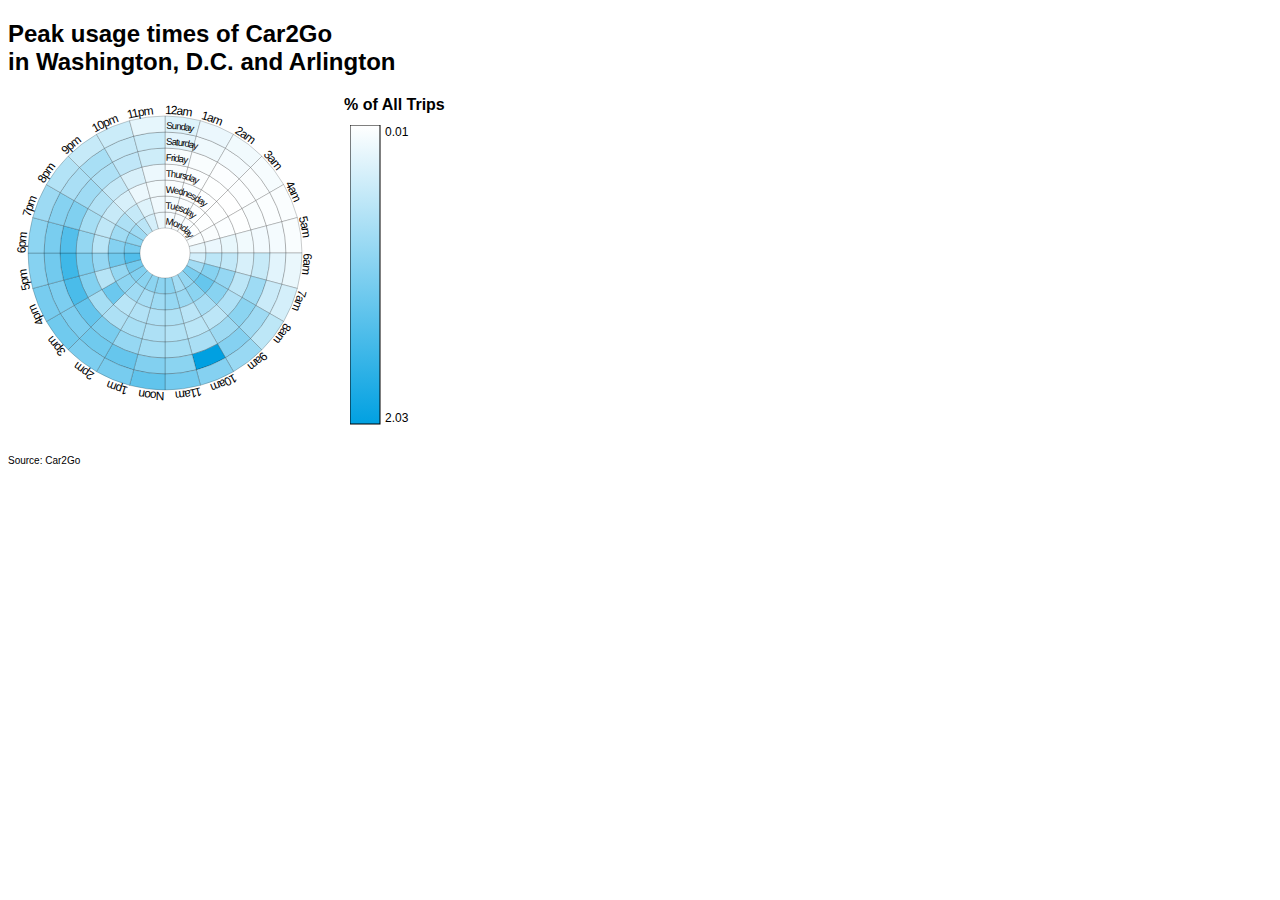
<file: Car2Go/Graphs/car2go_heatmap/index.html>
<!DOCTYPE html>
<html lang="en">
	<head>
		<meta charset="UTF-8">
		<title></title>
		<style>
			body {
				font-family: "ProximaNova", sans-serif;
			}
			.chart {
				float: left
					display: table-cell;
			}
			.chart path {
				stroke: #000;
				stroke-width: 0.2px;
			}
			.chart .labels {
				fill: #000;
				letter-spacing: -1px;
				font-size: 11px;
			}
			.chart .labels.segment {
				font-size: 12px;
			}
			.legendContainer {
				margin-left: 20px;
				padding-left: 20px;
				display: table-cell;
				vertical-align: middle;
			}
			.legendTitle {
				font-weight: bold;
				padding-bottom: 5px;
			}
			.legend svg {
				padding: 6px;
				font-size: 12px;
			}

			.legendContainer {
				height: 316;
			}
			.legend svg {
				width: 200px;
				height: 300px;
			}
			#chart svg {
				height: 316px;
				width: 316px;
			}

			#source {
				position: absolute;
				top: 455px;
				left: 8px;
				font-size: 10px;
			}

			#logo {
				position: absolute;
				top: 432px;
				left: 285px;
				font-size: 10px;
			}		

		</style>

	</head>
	<body>
		<h2>Peak usage times of Car2Go <br>in Washington, D.C. and Arlington</h2>
		<div style="display: table;">
			<div class="chart" id="chart"></div>
			<div class="legendContainer" id="legendContainer">
				<div class="legendTitle" id="legendTitle"></div>
				<div class="legend" id="legend"></div>
			</div>
			<div class="source" id="source">Source: Car2Go</div>		
		</div>
		<div class="info" id="info"></div>
		
		<script src="d3.min.js" type="text/JavaScript"></script>
		<script src="circularHeatChart.js" type="text/JavaScript"></script>
		<script>
			var segHeight=16;
			
			var segCnt=24;
			
			var bandCnt=9;
			
			var segLabels=["12am", "1am", "2am", "3am", "4am", "5am", "6am", "7am", "8am", "9am", "10am", "11am", "Noon", "1pm", "2pm", "3pm", "4pm", "5pm", "6pm", "7pm", "8pm", "9pm", "10pm", "11pm"];
			
			var bandLabels=["Monday", "Tuesday", "Wednesday", "Thursday", "Friday", "Saturday", "Sunday"];
			
			var innerRadius=25;
			
			var edata=[0.09,0.07,0.04,0.02,0.06,0.18,0.37,0.75,1.07,0.86,0.73,0.93,0.92,0.92,0.93,1.01,1.13,1.39,1.09,0.91,0.77,0.56,0.34,0.16,0.08,0.05,0.02,0.02,0.05,0.17,0.54,0.97,1.22,0.93,0.81,0.84,0.78,0.71,0.77,0.91,0.86,1.15,0.98,0.76,0.66,0.47,0.27,0.13,0.06,0.04,0.02,0.02,0.04,0.19,0.49,0.85,0.95,0.71,0.56,0.65,0.64,0.62,0.57,1.18,0.59,0.85,0.57,0.52,0.45,0.33,0.16,0.12,0.05,0.03,0.02,0.01,0.02,0.12,0.33,0.54,0.64,0.54,0.55,0.61,0.66,0.7,0.66,0.72,0.99,1.04,0.86,0.72,0.62,0.47,0.32,0.16,0.07,0.06,0.03,0.03,0.06,0.11,0.45,0.78,0.93,0.79,0.68,0.72,0.74,0.84,1.07,1.24,1.44,1.53,1.37,1.02,0.77,0.64,0.51,0.4,0.22,0.14,0.1,0.05,0.04,0.1,0.24,0.43,0.77,0.98,2.03,0.93,1,1.22,1.14,1.05,1.05,1.13,1.07,0.97,0.68,0.7,0.48,0.42,0.27,0.17,0.12,0.08,0.05,0.06,0.18,0.35,0.53,0.82,0.98,1.11,1.26,1.09,1.05,1.14,1.09,0.97,0.91,0.79,0.61,0.46,0.42,0.21];
			
			var startColor="#FFFFFF";
			
			var endColor="#00A0E1";
			
			var noDataColor="#ffffff";
			
			var chart = circularHeatChart()
			.range([startColor,endColor])
			.nullColor(noDataColor)
			.segmentHeight(segHeight)
			.innerRadius(innerRadius)
			.numSegments(segCnt)
			.segmentLabels(segLabels)
			.radialLabels(bandLabels)
			.legDivId("legend")
			.legendSettings({width: 200, height: 300, legBlockWidth: 30})
			.data(edata)
			;
			
			d3.select('#chart')
				.selectAll('svg')
				.data([edata])
				.enter()
				.append('svg')
				.call(chart);
			
			d3.selectAll("#chart path").on('mouseover', function() {
				var d = d3.select(this).data();
				d3.select("#info").text('Pecent of Trips: ' + d + "%");
			});
			
			d3.select("#legendTitle").html("% of All Trips");

		</script>
	</body>
</html>
</file>
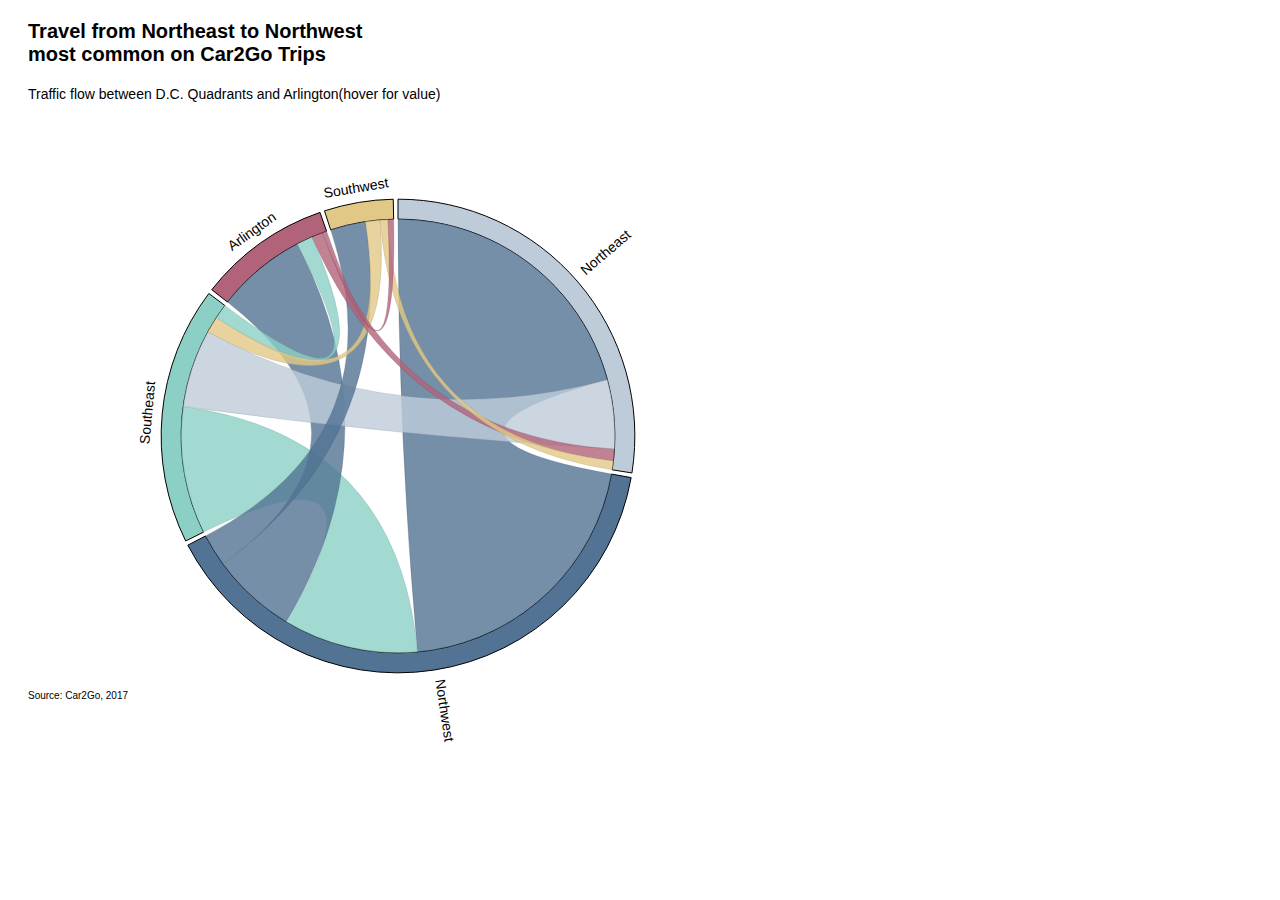
<file: Car2Go/Graphs/quad_flow/index.html>
<!DOCTYPE html>
<html>
	<head>
		<meta charset="utf-8">
		<meta name="viewport" content="width=device-width, initial-scale=1">
		<style>
			#tooltip {
				color: white;
				opacity: .9;
				background: #333;
				padding: 5px;
				border: 1px solid lightgrey;
				border-radius: 5px;
				position: absolute;
				z-index: 10;
				visibility: hidden;
				white-space: nowrap;
				pointer-events: none;
			}
			#circle circle {
				fill: none;
				pointer-events: all;
			}
			path.group {
				fill-opacity: .8;
			}
			path.chord {
				fill-opacity: .8;
				stroke: #000;
				stroke-width: .25px;
			}
			#circle:hover path.fade {
				display: none;
			}

			body {
				background-color:#FFFFFF;
				font-family: Montserrat, sans-serif;
				font-size: 14px;
				color: #000000;
			}
			.group-tick line {
				stroke: #000;
			}
			.ribbons {
				fill-opacity: 0.55;
			}
			.graph-title{
				font-size: 20px;
				font-weight: 600;
				text-align:left;
				padding-left:20px;
			}
			.graph-subtitle {
				text-align:left;
				padding-left:20px;
			}
			.source {
				position: absolute;
				font-size: 10px;
				top: 680px;
				padding-left:20px;
			}
		</style>
	</head>
	<body>

		<p class="graph-title">Travel from Northeast to Northwest<br> most common on Car2Go Trips</p>
		<p class="graph-subtitle">Traffic flow between D.C. Quadrants and Arlington(hover for value)</p>  
		<div id="tooltip"></div>
		
		<script src="lib/d3.js"></script>
		<script src="lib/underscore.js"></script>
		<script src="js/mapper.js"></script>
		
		<script>
			//*******************************************************************
			//  CREATE MATRIX AND MAP
			//*******************************************************************
			d3.csv('data/hair.csv', function (error, data) {
				var mpr = chordMpr(data);

				mpr
					.addValuesToMap('has')
					.setFilter(function (row, a, b) {
					return (row.has === a.name && row.prefers === b.name)
				})
					.setAccessor(function (recs, a, b) {
					if (!recs[0]) return 0;
					return +recs[0].count;
				});
				drawChords(mpr.getMatrix(), mpr.getMap());
			});
			//*******************************************************************
			//  DRAW THE CHORD DIAGRAM
			//*******************************************************************
			function drawChords (matrix, mmap) {
				var margin = {top: 0, right: 0, bottom: 0, left: 0},
					w = 780 - margin.left - margin.right, 
					h = 640 - margin.top - margin.bottom, 
					r1 = h/1.90, r0 = r1 - 120;

				var fill = d3.scale.ordinal()
				.domain(d3.range(4))
				.range(["#BECCDA","#527394","#8BCFC5","#B16379","#E2C886"]);

				var chord = d3.layout.chord()
				.padding(.02)
				.sortSubgroups(d3.descending)
				.sortChords(d3.descending);

				var arc = d3.svg.arc()
				.innerRadius(r0)
				.outerRadius(r0 + 20);

				var svg = d3.select("body").append("svg:svg")
				.attr("width", w)
				.attr("height", h)
				.append("svg:g")
				.attr("id", "circle")
				.attr("transform", "translate(" + w / 2 + "," + h / 2 + ")");

				svg.append("circle")
					.attr("r", r0 + 20);

				var rdr = chordRdr(matrix, mmap);
				chord.matrix(matrix);

				var g = svg.selectAll("g.group")
				.data(chord.groups())
				.enter().append("svg:g")
				.attr("class", "group")
				.on("mouseover", mouseover)
				.on("mouseout", function (d) { d3.select("#tooltip").style("visibility", "hidden") });

				g.append("svg:path")
					.style("stroke", "black")
					.style("fill", function(d) { return fill(d.index); })
					.attr("d", arc);

				g.append("svg:text")
					.each(function(d) { d.angle = (d.startAngle + d.endAngle) / 2; })
					.attr("dy", "0em")
					.style("font-family", "helvetica, arial, sans-serif")
					.style("font-size", "14px")
					.attr("text-anchor", function(d) { return d.angle > Math.PI ? "middle" : null; })
					.attr("transform", function(d) {
					return "rotate(" + (d.angle * 180 / Math.PI - 90) + ")"
						+ "translate(" + (r0 + 30) + ")"
						+ (d.angle > Math.PI ? "rotate(90)" : "");
				})
					.text(function(d) { return rdr(d).gname; });

				var chordPaths = svg.selectAll("path.chord")
				.data(chord.chords())
				.enter().append("svg:path")
				.attr("class", "chord")
				.style("stroke", function(d) { return d3.rgb(fill(d.target.index)).darker(); })
				.style("fill", function(d) { return fill(d.target.index); })
				.attr("d", d3.svg.chord().radius(r0))
				.on("mouseover", function (d) {
					d3.select("#tooltip")
						.style("visibility", "visible")
						.html(chordTip(rdr(d)))
						.style("top", function () { return (d3.event.pageY - 100)+"px"})
						.style("left", function () { return (d3.event.pageX - 100)+"px";})
				})
				.on("mouseout", function (d) { d3.select("#tooltip").style("visibility", "hidden") });

				function chordTip (d) {
					var p = d3.format(".2%"), q = d3.format(",.3r")
					return "Travel Flow:<br/>"
						+ p(d.svalue/d.stotal) + " (" + q(d.svalue) + ") Drove from "
						+ d.sname + " to " + d.tname
						+ (d.sname === d.tname ? "": ("<br/>while...<br/>"
													  + p(d.tvalue/d.ttotal) + " (" + q(d.tvalue) + ") Drove from "
													  + d.tname + " to " + d.sname))
				}

				function groupTip (d) {
					var p = d3.format(".1%"), q = d3.format(",.3r")
					return "Quadrant Info:<br/>"
						+ d.gname + " : " + q(d.gvalue) + "<br/>"
						+ p(d.gvalue/d.mtotal) + " of Trips Total (" + q(d.mtotal) + ")"
				}

				function mouseover(d, i) {
					d3.select("#tooltip")
						.style("visibility", "visible")
						.html(groupTip(rdr(d)))
						.style("top", function () { return (d3.event.pageY - 80)+"px"})
						.style("left", function () { return (d3.event.pageX - 130)+"px";})

					chordPaths.classed("fade", function(p) {
						return p.source.index != i
							&& p.target.index != i;
					});
				}
			}

		</script>
		<p class="source">Source: Car2Go, 2017</p>
	</body>
</html>
</file>
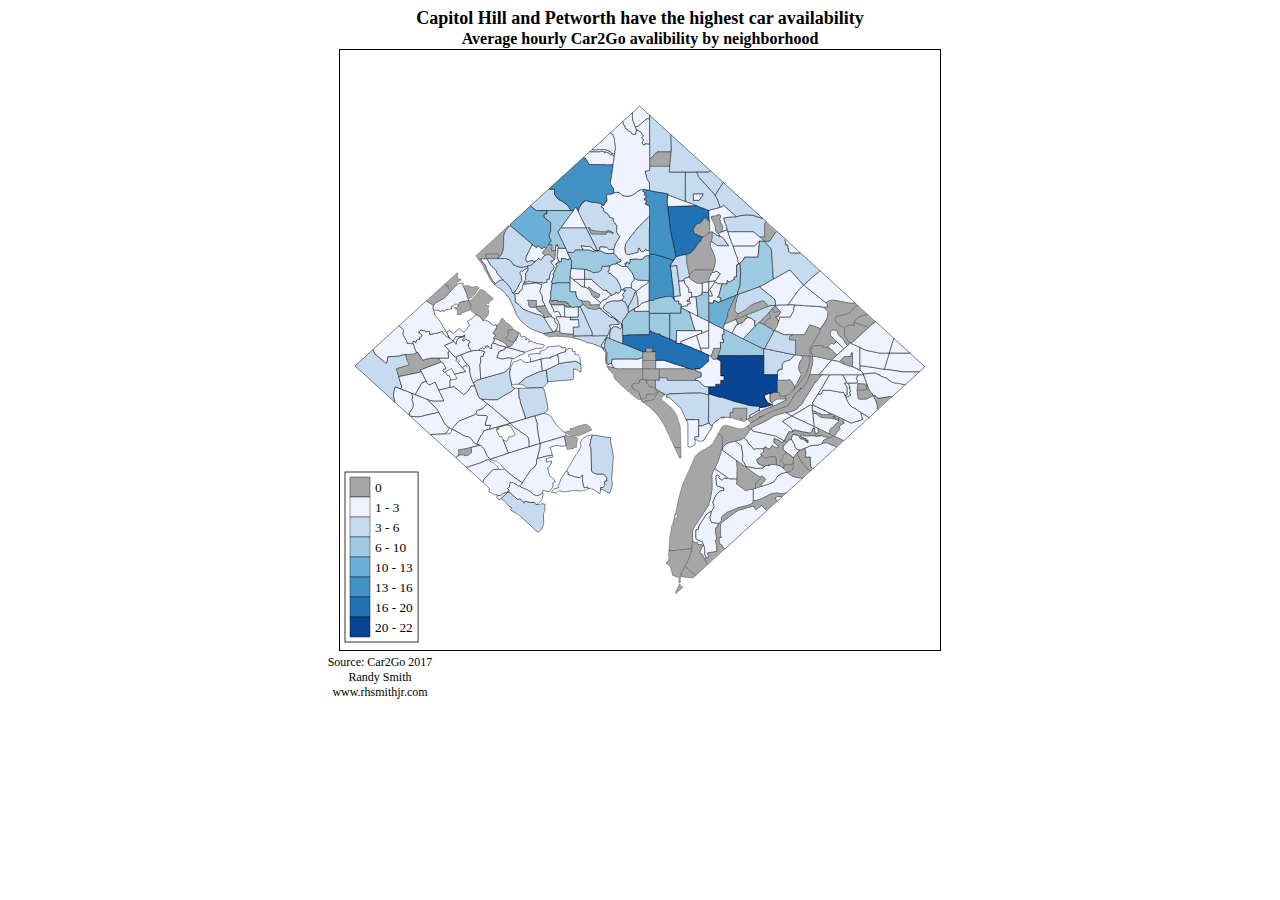
<file: Car2Go/Map/c2g_avail/index.html>
<!doctype html>
<html lang="en">
	<head>
		<meta charset="utf-8" />
		<title>Average Car2Go Availibility</title>
		<link rel="stylesheet" type="text/css" href="css/map.css" />
		<link rel="stylesheet" type="text/css" href="css/color.css" />
		<link rel="stylesheet" type="text/css" href="css/tip.css" />
		<link rel="stylesheet" type="text/css" href="css/legend.css" />
		<link rel="stylesheet" type="text/css" href="css/c3.min.css" />
		<script src="js/d3.v3.min.js"></script>
		<script src="js/topojson.v1.min.js"></script>
		<script src="js/queue.v1.min.js"></script>
		<script src="js/d3.geo.projection.v0.min.js"></script>
		<script src="js/underscore-min.js"></script>
		<script src="js/d3.geo.zoom.js"></script>
		<script src="js/map.tip.js"></script>
		<script src="js/map.legend.js"></script>
		<script src="js/c3.min.js"></script>
		<style type="text/css">
			<style type="text/css">
			body {
				font-family: 'ProximaNova';
				-webkit-text-size-adjust: 100%;
				-ms-text-size-adjust: 100%;
				text-size-adjust: 100%;
			}
			#source {
				position: relative;
				top: 98%;
				left: -260px;
				font-size: 12px;
			}
		</style>
	</head>

	<body style="text-align:center">
		<h1>Capitol Hill and Petworth have the highest car availability</h1>
		<h2>Average hourly Car2Go avalibility by neighborhood</h2>	
		<div id="map"></div>
		<div class="source" id="source">Source: Car2Go 2017<br>Randy Smith<br>www.rhsmithjr.com</div>
		<div id="template" style="display: none">
			<!--Tooltip template-->
			<table>
				<tr><td><strong>Neighborhood: </strong></td><td>{subhood}</td></tr>
				<tr><td><strong>Average: </strong></td><td>{daily_avg}</td></tr>
				<tr><td><strong>St.Dev: </strong></td><td>{daily_sd}</td></tr>
			</table>
		</div>


		<script>
			//Basic settings
			var width = 600;
			var height = 600;
			var _data = void 0;

			//Projection
			var projection = d3.geo.miller()
			.center([154, 38])
			.scale(1000)
			.translate([width / 2, height / 2]);
			var path = d3.geo.path().projection(projection);

			//Map container
			var svg = d3.select("#map")
			.append("svg")
			.attr("id", "mapSvg")
			.attr("width", width)
			.attr("height", height)
			.on("click", hideTip)
			.append("g");

			svg.call(d3.behavior.zoom()
					 .scaleExtent([1, 40])
					 .on("zoom", onZoom));

			//Vector group
			var vectors = svg.append("g")
			.attr("class", "polygon");

			//Overlay
			vectors.append("rect")
				.attr("class", "overlay")
				.attr("width", width)
				.attr("height", height);

			//Define 'div' for tooltips
			var tip = d3.tip()
			.attr("class", "d3-tip")
			.direction("c");
			vectors.call(tip);

			//Vector polygons
			var vectors0 = vectors.append("g");
			var vector0 = void 0;


			//Download
			queue(2)
				.defer(d3.json, "json/C2GAvail.json")
				.defer(d3.csv, "data/info.csv")
				.await(ready);

			//Load map when downloaded
			function ready(error, json0, data) {
				if (error) return console.error(error);

				//Polygon features
				var object0 = json0;


				// Refine projection
				var b, s, t;
				projection.scale(1).translate([0, 0]);
				var b = path.bounds(object0);
				var s = .95 / Math.max((b[1][0] - b[0][0]) / width, (b[1][1] - b[0][1]) / height);
				var t = [(width - s * (b[1][0] + b[0][0])) / 2, (height - s * (b[1][1] + b[0][1])) / 2];
				projection.scale(s).translate(t);

				//Add all vector features
				path.pointRadius(1.0);
				vector0 = vectors0.selectAll("path").data(object0.features);
				vector0.enter()
					.append("path")
					.attr("id", function (d) { return d.properties.id; })
					.attr("d", path)
					.attr("class", function (d) { return d.properties.d3Css; })
					.on("click", function (d) { return showTip(d.properties.id); });



				_data = data;


				var legend = d3.legend(svg)
				.csv("data/legend.csv")
				.position(3)
				.shape(RECT);
				svg.call(legend);
			}

			// Show a tool tip for the selected element
			function showTip(id) {
				var obj = _.findWhere(_data, {id: id.toString()});
				tip.html(info(obj))
					.show();



				d3.event.stopPropagation();
			}

			// Get the tool tip data from the template
			function info(obj) {
				var template = document.getElementById("template").innerHTML;

				Object.keys(obj).forEach(function(key){
					template = template.replace("{" + key + "}", obj[key]);
				});

				return template;
			}

			// Hide the tooltip
			function hideTip() {
				tip.hide();
			}



			// Zoom/pan 
			function onZoom() {
				hideTip();
				vectors.attr("transform", "translate(" + d3.event.translate + ")scale(" + d3.event.scale + ")");
				vector0.style("stroke-width", 0.4688 / d3.event.scale);

			}

		</script>
	</body>
</html>
</file>
<file: Car2Go/Map/c2g_avail/css/map.css>
/*Basic map styles*/
h1{
  font-size: 18px;
	margin: 1px;
}
h2{
font-size: 16px;
	margin: 1px;	
}
#mapSvg {
  border-style: solid;
  border-width: 0.1em;
  border-color: #000;
  overflow: hidden;
}
.polygon {
  fill: #e5e5e5;
  stroke: #000;	  
  stroke-width: 0.2;
  stroke-opacity: 0.8;
}
.polygon:hover{
  cursor: pointer; cursor: hand;
}
.point{
  fill: #000;
  stroke-opacity: 0.8;
}
.overlay {
  fill: none;
  pointer-events: all;
  stroke-width: 0.0;
  stroke-opacity: 0.0;
}
#extLgnd {
  overflow: visible;
}
</file>
<file: Car2Go/Map/c2g_avail/css/color.css>
#mapSvg{background-color: #ffffff;}
.l0r0 { stroke: #000000; stroke-width: 0.25; stroke-opacity: 1.0; stroke-dasharray: ; fill: #a6a6a6; fill-opacity: 1.0; }
.l0r1 { stroke: #000000; stroke-width: 0.5; stroke-opacity: 1.0; stroke-dasharray: ; fill: #eff3ff; fill-opacity: 1.0; }
.l0r2 { stroke: #000000; stroke-width: 0.5; stroke-opacity: 1.0; stroke-dasharray: ; fill: #c6dbef; fill-opacity: 1.0; }
.l0r3 { stroke: #000000; stroke-width: 0.5; stroke-opacity: 1.0; stroke-dasharray: ; fill: #9ecae1; fill-opacity: 1.0; }
.l0r4 { stroke: #000000; stroke-width: 0.5; stroke-opacity: 1.0; stroke-dasharray: ; fill: #6baed6; fill-opacity: 1.0; }
.l0r5 { stroke: #000000; stroke-width: 0.5; stroke-opacity: 1.0; stroke-dasharray: ; fill: #4292c6; fill-opacity: 1.0; }
.l0r6 { stroke: #000000; stroke-width: 0.5; stroke-opacity: 1.0; stroke-dasharray: ; fill: #2171b5; fill-opacity: 1.0; }
.l0r7 { stroke: #000000; stroke-width: 0.5; stroke-opacity: 1.0; stroke-dasharray: ; fill: #084594; fill-opacity: 1.0; }
</file>
<file: Car2Go/Map/c2g_avail/css/tip.css>
/*Styling for the tooltip*/
#extTip, .d3-tip{
  line-height: 1;
  padding: 10px;
  font-size: smaller;
  text-align: left;
}

.d3-tip {
  position: absolute;	
  background: rgba(255, 255, 255, 0.9);
  color: #252525;
  border-width: 1px;
  border-style: solid;
  border-color: rgba(37, 37, 37, 0.9);
  border-radius: 2px;
}

/* Creates a small triangle extender for the tooltip */
.d3-tip.c.q1:before, .d3-tip.c.q4:before{
  box-sizing: border-box;
  display: inline;
  font-size: 10px;
  width: 100%;
  line-height: 1;
  color: rgba(0, 0, 0, 0.4);
  -webkit-text-stroke-width: 1px;
  -webkit-text-stroke-color: rgba(37, 37, 37, 0.9);
  -webkit-text-fill-color: white;
  content: "\25C0";
  text-align: left;
  position: absolute;
  left: -8px;
  top: 50%;
}

.d3-tip.c.q2:before, .d3-tip.c.q3:before{
  box-sizing: border-box;
  display: inline;
  font-size: 10px;
  width: 100%;
  line-height: 1;
  color: rgba(0, 0, 0, 0.4);
  -webkit-text-stroke-width: 1px;
  -webkit-text-stroke-color: rgba(37, 37, 37, 0.9);
  -webkit-text-fill-color: white;
  content: "\25B6";
  text-align: right;
  position: absolute;
  left: 8px;
  top: 50%;
}
</file>
<file: Car2Go/Map/c2g_avail/css/legend.css>
﻿/*Legend styling*/
.legendouter {
  stroke: #000;	  
  stroke-width: 0.8;
  stroke-opacity: 1;
  fill: #fff;
}
.legend rect, .legend ellipse { 
  stroke: #000;	  
  stroke-width: 0.4;
  stroke-opacity: 1;
}
.legend text { 
    fill: #000;
    font-size: smaller; 
}
.legend text.left { text-anchor: start; }
.legend text.right { text-anchor: end; }
</file>
<file: Car2Go/Map/c2g_avail/css/c3.min.css>
.c3 svg{font:10px sans-serif}.c3 line,.c3 path{fill:none;stroke:#000}.c3 text{-webkit-user-select:none;-moz-user-select:none;user-select:none}.c3-bars path,.c3-event-rect,.c3-legend-item-tile,.c3-xgrid-focus,.c3-ygrid{shape-rendering:crispEdges}.c3-chart-arc path{stroke:#fff}.c3-chart-arc text{fill:#fff;font-size:13px}.c3-grid line{stroke:#aaa}.c3-grid text{fill:#aaa}.c3-xgrid,.c3-ygrid{stroke-dasharray:3 3}.c3-text.c3-empty{fill:gray;font-size:2em}.c3-line{stroke-width:1px}.c3-circle._expanded_{stroke-width:1px;stroke:#fff}.c3-selected-circle{fill:#fff;stroke-width:2px}.c3-bar{stroke-width:0}.c3-bar._expanded_{fill-opacity:.75}.c3-target.c3-focused{opacity:1}.c3-target.c3-focused path.c3-line,.c3-target.c3-focused path.c3-step{stroke-width:2px}.c3-target.c3-defocused{opacity:.3!important}.c3-region{fill:#4682b4;fill-opacity:.1}.c3-brush .extent{fill-opacity:.1}.c3-legend-item{font-size:12px}.c3-legend-item-hidden{opacity:.15}.c3-legend-background{opacity:.75;fill:#fff;stroke:#d3d3d3;stroke-width:1}.c3-tooltip-container{z-index:10}.c3-tooltip{border-collapse:collapse;border-spacing:0;background-color:#fff;empty-cells:show;-webkit-box-shadow:7px 7px 12px -9px #777;-moz-box-shadow:7px 7px 12px -9px #777;box-shadow:7px 7px 12px -9px #777;opacity:.9}.c3-tooltip tr{border:1px solid #CCC}.c3-tooltip th{background-color:#aaa;font-size:14px;padding:2px 5px;text-align:left;color:#FFF}.c3-tooltip td{font-size:13px;padding:3px 6px;background-color:#fff;border-left:1px dotted #999}.c3-tooltip td>span{display:inline-block;width:10px;height:10px;margin-right:6px}.c3-tooltip td.value{text-align:right}.c3-area{stroke-width:0;opacity:.2}.c3-chart-arcs-title{dominant-baseline:middle;font-size:1.3em}.c3-chart-arcs .c3-chart-arcs-background{fill:#e0e0e0;stroke:none}.c3-chart-arcs .c3-chart-arcs-gauge-unit{fill:#000;font-size:16px}.c3-chart-arcs .c3-chart-arcs-gauge-max,.c3-chart-arcs .c3-chart-arcs-gauge-min{fill:#777}.c3-chart-arc .c3-gauge-value{fill:#000}
</file>
